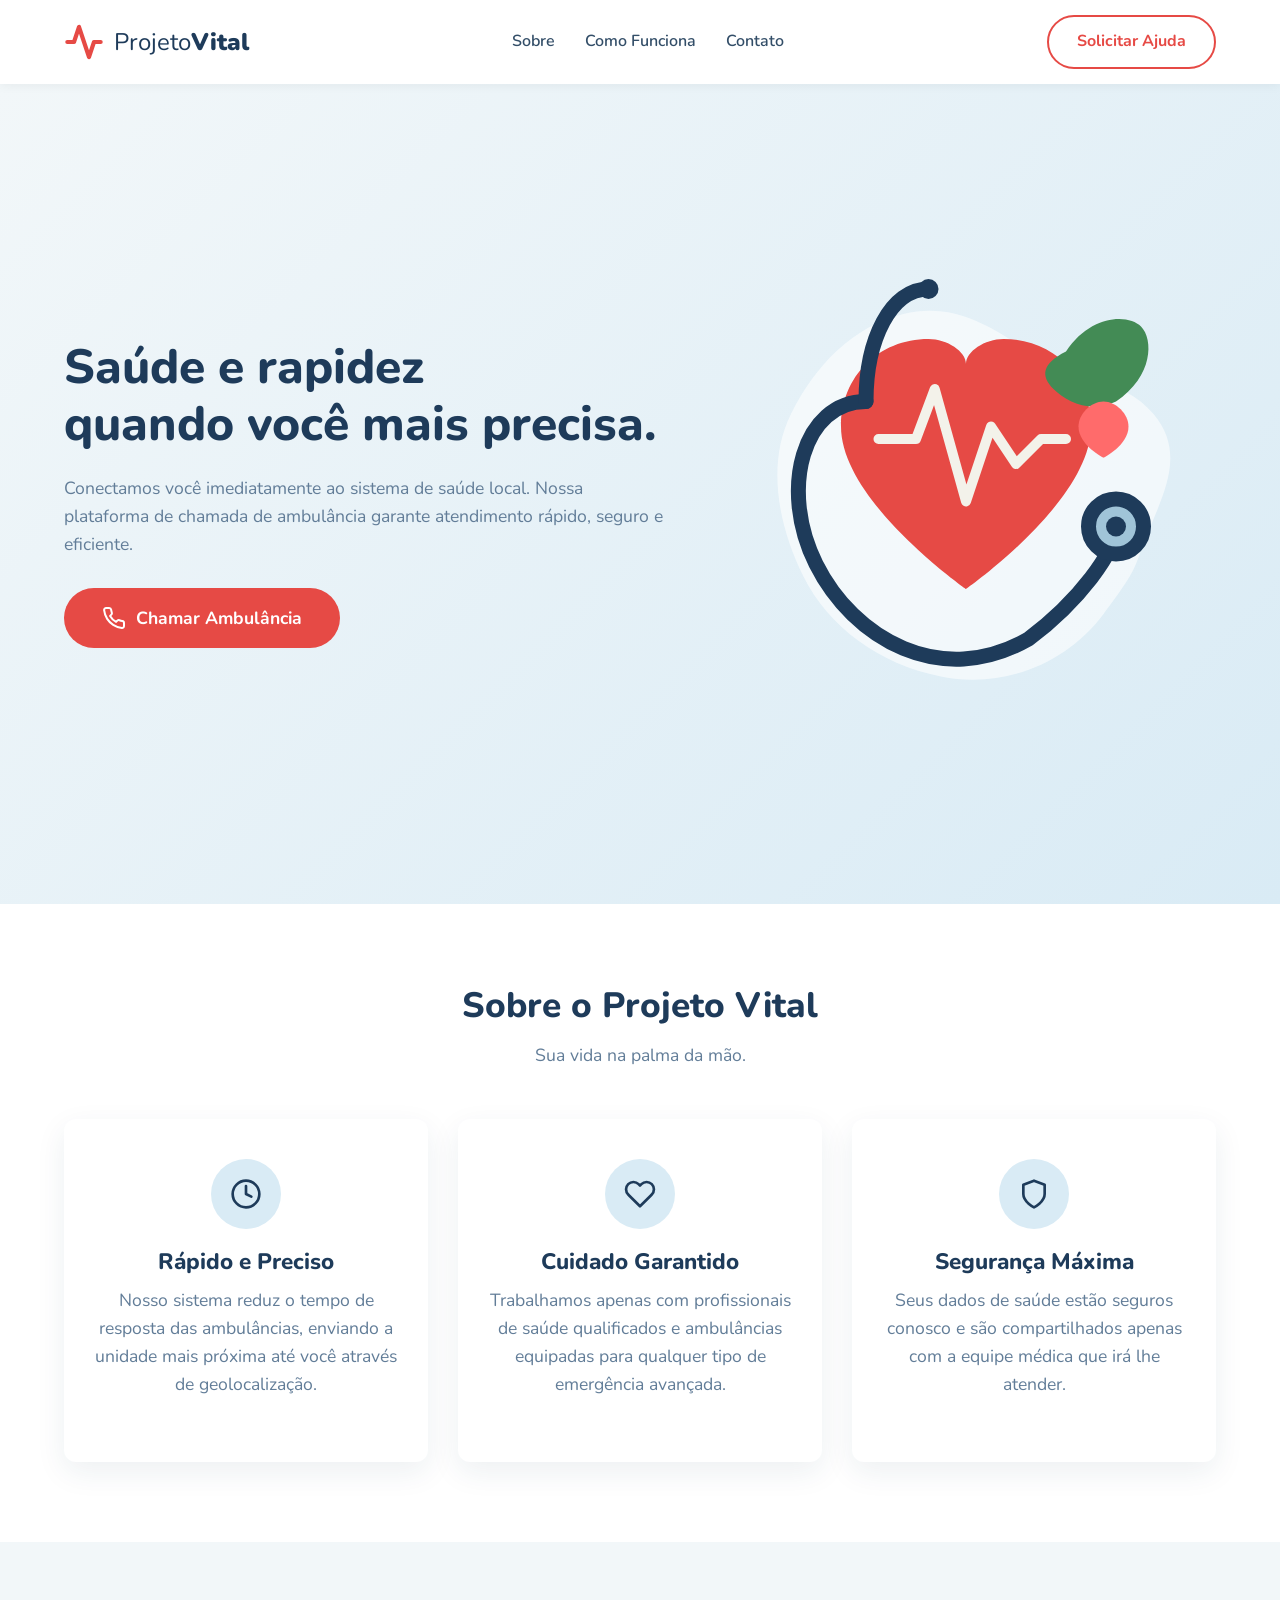
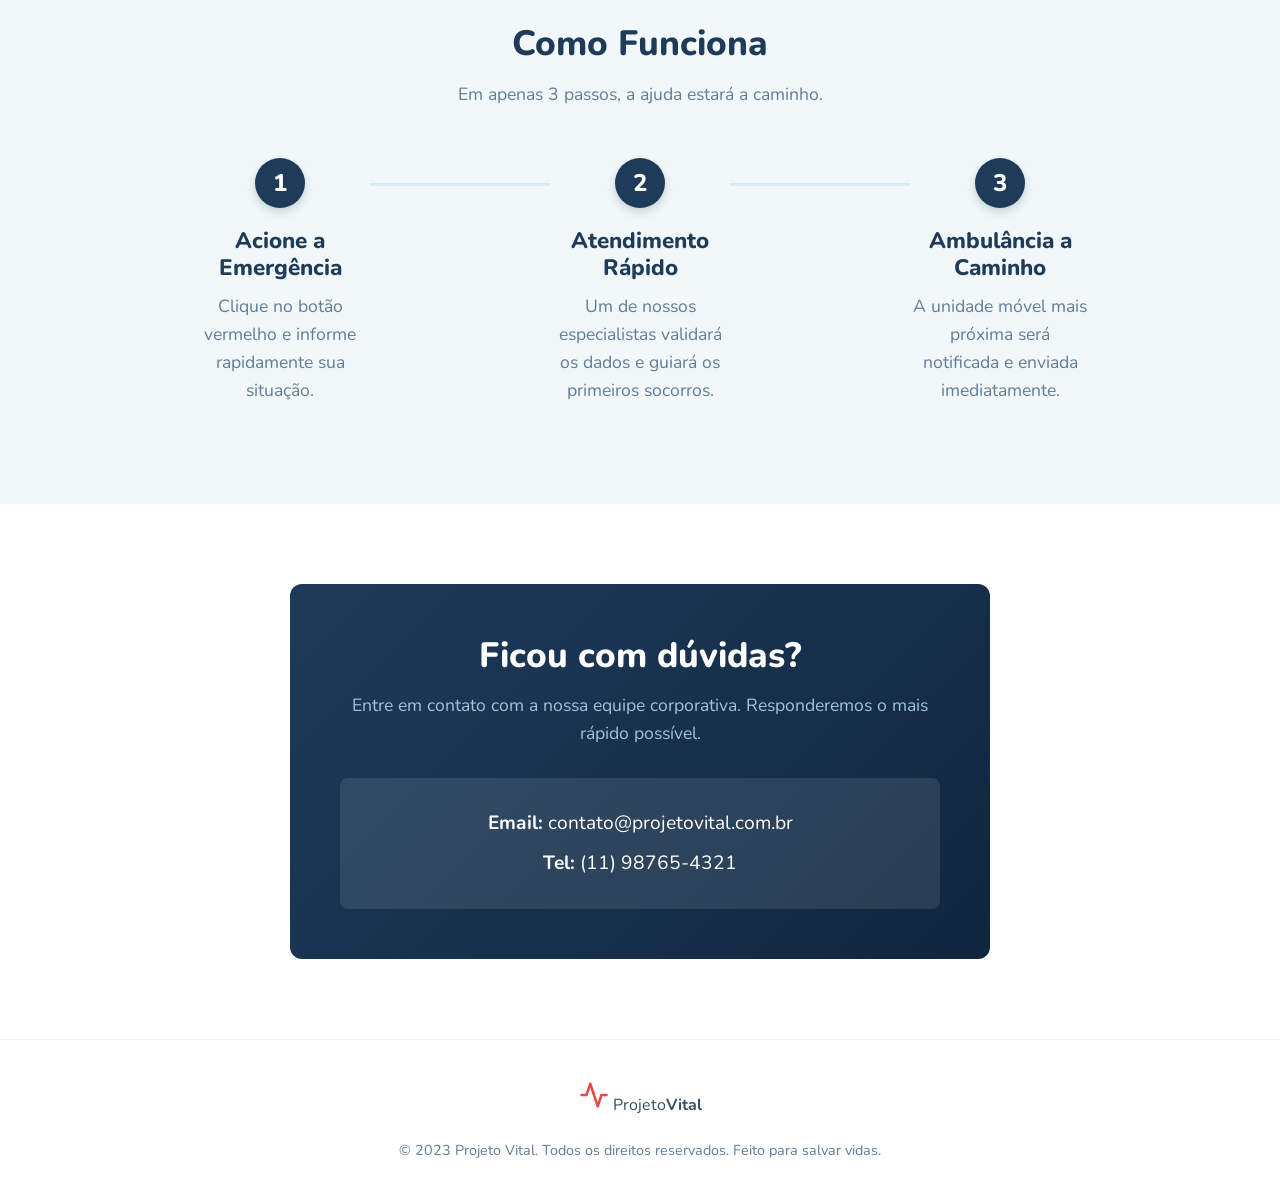
<file: projetoVital/index.html>
<!DOCTYPE html>
<html lang="pt-br">
<head>
    <meta charset="UTF-8">
    <meta name="viewport" content="width=device-width, initial-scale=1.0">
    <title>Projeto Vital - Chamada de Ambulância</title>
    <meta name="description" content="Plataforma de chamada de ambulância rápida e eficiente.">
    <!-- Google Fonts for a friendly, modern look -->
    <link rel="preconnect" href="https://fonts.googleapis.com">
    <link rel="preconnect" href="https://fonts.gstatic.com" crossorigin>
    <link href="https://fonts.googleapis.com/css2?family=Nunito:wght@400;600;700;800;900&display=swap" rel="stylesheet">
    <link rel="stylesheet" href="style.css">
</head>
<body>
    <header class="header">
        <div class="container header-container">
            <a href="#" class="logo">
                <svg width="40" height="40" viewBox="0 0 24 24" fill="none" stroke="#e64a45" stroke-width="2.5" stroke-linecap="round" stroke-linejoin="round">
                    <path d="M22 12h-4l-3 9L9 3l-3 9H2"/>
                </svg>
                <span>Projeto<strong>Vital</strong></span>
            </a>
            <nav class="nav">
                <ul class="nav-list">
                    <li><a href="#sobre" class="nav-link">Sobre</a></li>
                    <li><a href="#como-funciona" class="nav-link">Como Funciona</a></li>
                    <li><a href="#contato" class="nav-link">Contato</a></li>
                </ul>
            </nav>
            <a href="#chamar" class="btn btn-outline">Solicitar Ajuda</a>
        </div>
    </header>

    <main>
        <section class="hero">
            <div class="container hero-container">
                <div class="hero-text">
                    <h1>Saúde e rapidez <br>quando você mais precisa.</h1>
                    <p>Conectamos você imediatamente ao sistema de saúde local. Nossa plataforma de chamada de ambulância garante atendimento rápido, seguro e eficiente.</p>
                    <div class="hero-cta">
                        <button class="btn btn-primary btn-large toggle-pulse">
                            <svg width="24" height="24" viewBox="0 0 24 24" fill="none" stroke="currentColor" stroke-width="2" stroke-linecap="round" stroke-linejoin="round">
                                <path d="M22 16.92v3a2 2 0 0 1-2.18 2 19.79 19.79 0 0 1-8.63-3.07 19.5 19.5 0 0 1-6-6 19.79 19.79 0 0 1-3.07-8.67A2 2 0 0 1 4.11 2h3a2 2 0 0 1 2 1.72 12.84 12.84 0 0 0 .7 2.81 2 2 0 0 1-.45 2.11L8.09 9.91a16 16 0 0 0 6 6l1.27-1.27a2 2 0 0 1 2.11-.45 12.84 12.84 0 0 0 2.81.7A2 2 0 0 1 22 16.92z"/>
                            </svg>
                            Chamar Ambulância
                        </button>
                    </div>
                </div>
                <div class="hero-image">
                    <!-- Custom SVG Illustration reflecting the provided images -->
                    <svg viewBox="0 0 400 400" width="100%" height="100%">
                        <!-- Cloud/Background blob -->
                        <path fill="#ffffff" opacity="0.6" d="M346.5,232.5 C360,200 375,170 350,140 C325,110 280,110 250,90 C220,70 190,50 150,60 C110,70 80,100 60,140 C40,180 50,230 70,270 C90,310 130,340 180,350 C230,360 280,340 310,300 C340,260 333,265 346.5,232.5 Z" />
                        
                        <!-- Heart Core -->
                        <path fill="#e64a45" d="M200,280 C200,280 100,210 100,150 C100,110 130,80 170,80 C185,80 200,90 200,100 C200,90 215,80 230,80 C270,80 300,110 300,150 C300,210 200,280 200,280 Z" />
                        
                        <!-- Health Pulse on Heart -->
                        <path fill="none" stroke="#f3f2ea" stroke-width="8" stroke-linecap="round" stroke-linejoin="round" d="M130,160 L160,160 L175,120 L200,210 L220,150 L240,180 L260,160 L280,160" />
                        
                        <!-- Stethoscope Tube -->
                        <path fill="none" stroke="#1e3b5a" stroke-width="12" stroke-linecap="round" stroke-linejoin="round" d="M120,130 C70,130 50,200 80,260 C110,320 180,360 250,320 C290,290 320,250 320,230" />
                        
                        <!-- Stethoscope Earpieces -->
                        <path fill="none" stroke="#1e3b5a" stroke-width="12" stroke-linecap="round" stroke-linejoin="round" d="M120,130 C120,80 140,40 170,40" />
                        <circle cx="170" cy="40" r="8" fill="#1e3b5a" />
                        
                        <!-- Stethoscope Chestpiece -->
                        <circle cx="320" cy="230" r="22" fill="#a0c4d8" stroke="#1e3b5a" stroke-width="12" />
                        <circle cx="320" cy="230" r="8" fill="#1e3b5a" />

                        <!-- Decorative Green Leaf -->
                        <path fill="#438b55" d="M280,90 C300,60 330,60 340,70 C350,80 350,110 320,130 C300,140 280,130 270,120 C260,110 260,100 280,90 Z" />
                        
                        <!-- Mini Apple -->
                        <path fill="#ff6b6b" d="M310,130 C300,130 290,140 290,150 C290,165 310,175 310,175 C310,175 330,165 330,150 C330,140 320,130 310,130 Z" />
                    </svg>
                </div>
            </div>
        </section>

        <section id="sobre" class="section">
            <div class="container">
                <div class="section-header">
                    <h2>Sobre o Projeto Vital</h2>
                    <p>Sua vida na palma da mão.</p>
                </div>
                <div class="about-grid">
                    <div class="card">
                        <div class="icon-wrapper">
                            <svg width="32" height="32" viewBox="0 0 24 24" fill="none" stroke="#1e3b5a" stroke-width="2" stroke-linecap="round" stroke-linejoin="round"><circle cx="12" cy="12" r="10"/><polyline points="12 6 12 12 16 14"/></svg>
                        </div>
                        <h3>Rápido e Preciso</h3>
                        <p>Nosso sistema reduz o tempo de resposta das ambulâncias, enviando a unidade mais próxima até você através de geolocalização.</p>
                    </div>
                    <div class="card">
                        <div class="icon-wrapper">
                            <svg width="32" height="32" viewBox="0 0 24 24" fill="none" stroke="#1e3b5a" stroke-width="2" stroke-linecap="round" stroke-linejoin="round"><path d="M20.84 4.61a5.5 5.5 0 0 0-7.78 0L12 5.67l-1.06-1.06a5.5 5.5 0 0 0-7.78 7.78l1.06 1.06L12 21.23l7.78-7.78 1.06-1.06a5.5 5.5 0 0 0 0-7.78z"/></svg>
                        </div>
                        <h3>Cuidado Garantido</h3>
                        <p>Trabalhamos apenas com profissionais de saúde qualificados e ambulâncias equipadas para qualquer tipo de emergência avançada.</p>
                    </div>
                    <div class="card">
                        <div class="icon-wrapper">
                            <svg width="32" height="32" viewBox="0 0 24 24" fill="none" stroke="#1e3b5a" stroke-width="2" stroke-linecap="round" stroke-linejoin="round"><path d="M12 22s8-4 8-10V5l-8-3-8 3v7c0 6 8 10 8 10z"/></svg>
                        </div>
                        <h3>Segurança Máxima</h3>
                        <p>Seus dados de saúde estão seguros conosco e são compartilhados apenas com a equipe médica que irá lhe atender.</p>
                    </div>
                </div>
            </div>
        </section>

        <section id="como-funciona" class="section section-light">
            <div class="container">
                <div class="section-header">
                    <h2>Como Funciona</h2>
                    <p>Em apenas 3 passos, a ajuda estará a caminho.</p>
                </div>
                <div class="steps-container">
                    <div class="step">
                        <div class="step-num">1</div>
                        <h3>Acione a Emergência</h3>
                        <p>Clique no botão vermelho e informe rapidamente sua situação.</p>
                    </div>
                    <div class="step-line"></div>
                    <div class="step">
                        <div class="step-num">2</div>
                        <h3>Atendimento Rápido</h3>
                        <p>Um de nossos especialistas validará os dados e guiará os primeiros socorros.</p>
                    </div>
                    <div class="step-line"></div>
                    <div class="step">
                        <div class="step-num">3</div>
                        <h3>Ambulância a Caminho</h3>
                        <p>A unidade móvel mais próxima será notificada e enviada imediatamente.</p>
                    </div>
                </div>
            </div>
        </section>

        <section id="contato" class="section">
            <div class="container contact-container">
                <div class="contact-card">
                    <h2>Ficou com dúvidas?</h2>
                    <p>Entre em contato com a nossa equipe corporativa. Responderemos o mais rápido possível.</p>
                    <div class="contact-info">
                        <p><strong>Email:</strong> contato@projetovital.com.br</p>
                        <p><strong>Tel:</strong> (11) 98765-4321</p>
                    </div>
                </div>
            </div>
        </section>
    </main>

    <footer class="footer">
        <div class="container footer-content">
            <div class="footer-logo">
                <svg width="30" height="30" viewBox="0 0 24 24" fill="none" stroke="#e64a45" stroke-width="2" stroke-linecap="round" stroke-linejoin="round">
                    <path d="M22 12h-4l-3 9L9 3l-3 9H2"/>
                </svg>
                <span>Projeto<strong>Vital</strong></span>
            </div>
            <p>&copy; 2023 Projeto Vital. Todos os direitos reservados. Feito para salvar vidas.</p>
        </div>
    </footer>
</body>
</html>
</file>
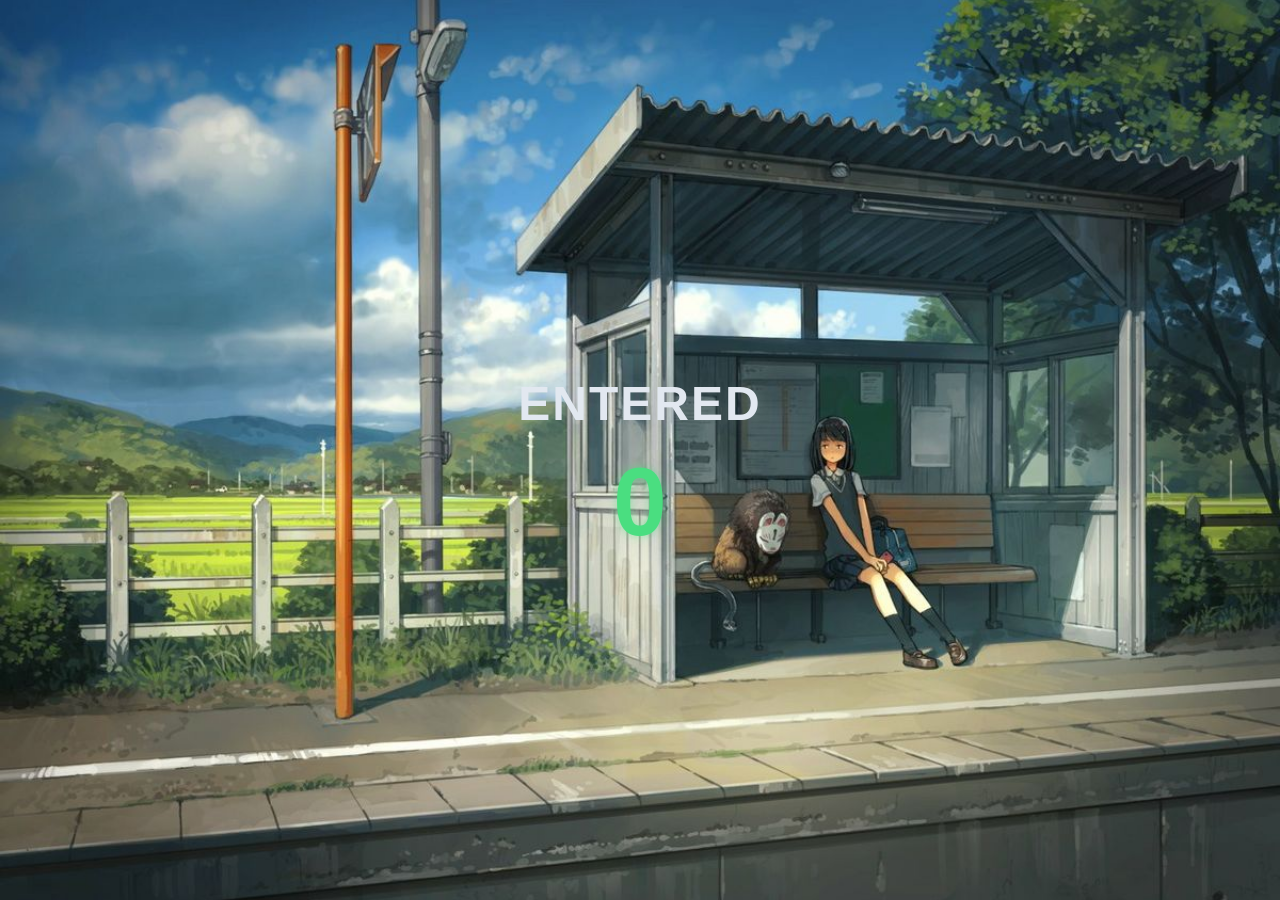
<file: Javascript/PassagerCounterApp/index.html>
<html>
    <head>
        <link rel="stylesheet" href="index.css">
    </head>
    <body>
        <h1>Entered</h1>
        <h2 id="count-el">0</h2>
        <script src="main.js"></script>
    </body>
</html>
</file>
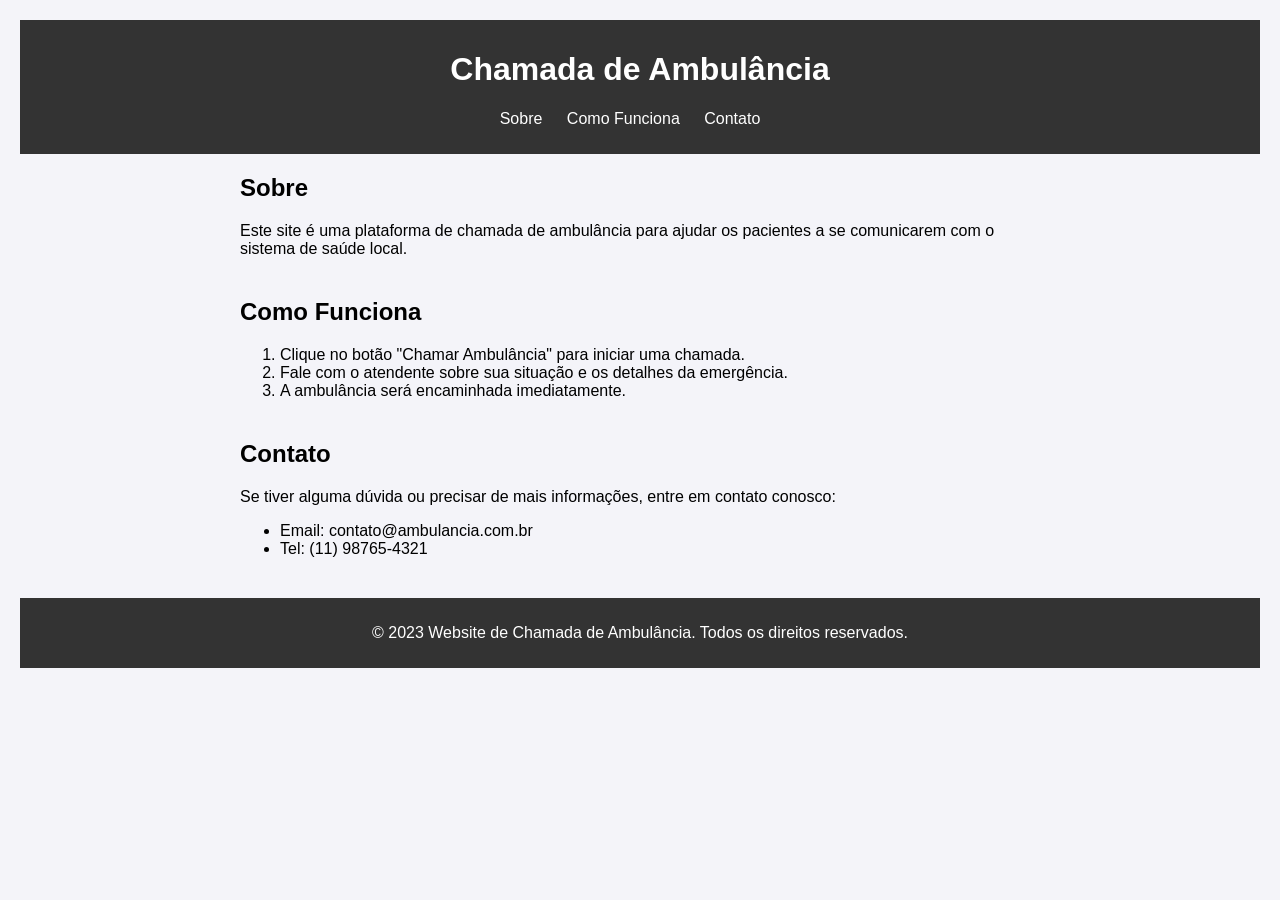
<file: landing_page.html>
<!DOCTYPE html>
<html lang="pt-br">
<head>
    <meta charset="UTF-8">
    <meta name="viewport" content="width=device-width, initial-scale=1.0">
    <title>Website de Chamada de Ambulância</title>
    <link rel="stylesheet" href="styles.css">
</head>
<body>
    <header>
        <h1>Chamada de Ambulância</h1>
        <nav>
            <ul>
                <li><a href="#sobre">Sobre</a></li>
                <li><a href="#como-funciona">Como Funciona</a></li>
                <li><a href="#contato">Contato</a></li>
            </ul>
        </nav>
    </header>

    <main>
        <section id="sobre">
            <h2>Sobre</h2>
            <p>Este site é uma plataforma de chamada de ambulância para ajudar os pacientes a se comunicarem com o sistema de saúde local.</p>
        </section>

        <section id="como-funciona">
            <h2>Como Funciona</h2>
            <ol>
                <li>Clique no botão "Chamar Ambulância" para iniciar uma chamada.</li>
                <li>Fale com o atendente sobre sua situação e os detalhes da emergência.</li>
                <li>A ambulância será encaminhada imediatamente.</li>
            </ol>
        </section>

        <section id="contato">
            <h2>Contato</h2>
            <p>Se tiver alguma dúvida ou precisar de mais informações, entre em contato conosco:</p>
            <ul>
                <li>Email: contato@ambulancia.com.br</li>
                <li>Tel: (11) 98765-4321</li>
            </ul>
        </section>
    </main>

    <footer>
        <p>&copy; 2023 Website de Chamada de Ambulância. Todos os direitos reservados.</p>
    </footer>
</body>
</html>
</file>
<file: projetoVital/style.css>
:root {
    --primary-color: #1e3b5a; /* Navy Blue */
    --accent-color: #e64a45; /* Emergency Red */
    --accent-hover: #c93d39;
    --secondary-color: #438b55; /* Soft Green */
    --bg-light: #f2f7f9; /* Off-white / light blue */
    --bg-blue: #d9ebf5; /* Soft background blue */
    --text-color: #334e68;
    --text-light: #627d98;
    --white: #ffffff;
    --border-radius: 12px;
    --box-shadow: 0 10px 30px rgba(30, 59, 90, 0.08);
    --transition: all 0.3s ease;
}

* {
    margin: 0;
    padding: 0;
    box-sizing: border-box;
}

html {
    scroll-behavior: smooth;
}

body {
    font-family: 'Nunito', sans-serif;
    color: var(--text-color);
    background-color: var(--white);
    line-height: 1.6;
}

.container {
    width: 90%;
    max-width: 1200px;
    margin: 0 auto;
}

/* Typography */
h1, h2, h3 {
    color: var(--primary-color);
    font-weight: 800;
    line-height: 1.2;
}

h1 { font-size: 3rem; margin-bottom: 20px; }
h2 { font-size: 2.2rem; margin-bottom: 15px; }
h3 { font-size: 1.4rem; margin-bottom: 10px; }
p { color: var(--text-light); font-size: 1.1rem; margin-bottom: 20px; }

/* Buttons */
.btn {
    display: inline-flex;
    align-items: center;
    justify-content: center;
    gap: 10px;
    padding: 12px 28px;
    border-radius: 30px;
    font-weight: 700;
    text-decoration: none;
    transition: var(--transition);
    border: 2px solid transparent;
    cursor: pointer;
    font-size: 1rem;
    font-family: 'Nunito', sans-serif;
}

.btn-primary {
    background-color: var(--accent-color);
    color: var(--white);
}

.btn-primary:hover {
    background-color: var(--accent-hover);
    transform: translateY(-2px);
    box-shadow: 0 8px 20px rgba(230, 74, 69, 0.3);
}

.btn-outline {
    background-color: transparent;
    color: var(--accent-color);
    border-color: var(--accent-color);
}

.btn-outline:hover {
    background-color: var(--accent-color);
    color: var(--white);
}

.btn-large {
    padding: 16px 36px;
    font-size: 1.1rem;
}

.toggle-pulse {
    animation: pulse 2s infinite;
}

@keyframes pulse {
    0% { box-shadow: 0 0 0 0 rgba(230, 74, 69, 0.4); }
    70% { box-shadow: 0 0 0 15px rgba(230, 74, 69, 0); }
    100% { box-shadow: 0 0 0 0 rgba(230, 74, 69, 0); }
}

/* Header */
.header {
    background-color: var(--white);
    position: sticky;
    top: 0;
    z-index: 1000;
    box-shadow: 0 2px 10px rgba(0,0,0,0.05);
    padding: 15px 0;
}

.header-container {
    display: flex;
    justify-content: space-between;
    align-items: center;
}

.logo {
    display: flex;
    align-items: center;
    gap: 10px;
    text-decoration: none;
    font-size: 1.5rem;
    color: var(--primary-color);
}

.logo span {
    font-weight: 400;
}

.logo strong {
    font-weight: 900;
}

.nav-list {
    display: flex;
    list-style: none;
    gap: 30px;
}

.nav-link {
    text-decoration: none;
    color: var(--text-color);
    font-weight: 600;
    transition: var(--transition);
}

.nav-link:hover {
    color: var(--accent-color);
}

/* Hero Section */
.hero {
    background: linear-gradient(135deg, var(--bg-light) 0%, var(--bg-blue) 100%);
    padding: 80px 0;
    min-height: calc(100vh - 80px);
    display: flex;
    align-items: center;
    overflow: hidden;
}

.hero-container {
    display: flex;
    align-items: center;
    gap: 50px;
}

.hero-text {
    flex: 1;
}

.hero-cta {
    margin-top: 30px;
}

.hero-image {
    flex: 1;
    max-width: 500px;
    position: relative;
    animation: float 6s ease-in-out infinite;
}

@keyframes float {
    0% { transform: translateY(0px); }
    50% { transform: translateY(-15px); }
    100% { transform: translateY(0px); }
}

/* Common Section */
.section {
    padding: 80px 0;
}

.section-light {
    background-color: var(--bg-light);
}

.section-header {
    text-align: center;
    max-width: 600px;
    margin: 0 auto 50px;
}

/* About Grid */
.about-grid {
    display: grid;
    grid-template-columns: repeat(auto-fit, minmax(300px, 1fr));
    gap: 30px;
}

.card {
    background: var(--white);
    padding: 40px 30px;
    border-radius: var(--border-radius);
    box-shadow: var(--box-shadow);
    text-align: center;
    transition: var(--transition);
    border-bottom: 4px solid transparent;
}

.card:hover {
    transform: translateY(-5px);
    border-bottom: 4px solid var(--secondary-color);
}

.icon-wrapper {
    width: 70px;
    height: 70px;
    background-color: var(--bg-blue);
    border-radius: 50%;
    display: flex;
    align-items: center;
    justify-content: center;
    margin: 0 auto 20px;
}

/* Steps */
.steps-container {
    display: flex;
    justify-content: space-between;
    align-items: flex-start;
    max-width: 900px;
    margin: 0 auto;
}

.step {
    flex: 1;
    text-align: center;
    position: relative;
    z-index: 2;
}

.step-num {
    width: 50px;
    height: 50px;
    background-color: var(--primary-color);
    color: var(--white);
    border-radius: 50%;
    display: flex;
    align-items: center;
    justify-content: center;
    font-size: 1.5rem;
    font-weight: 800;
    margin: 0 auto 20px;
    box-shadow: 0 4px 10px rgba(30, 59, 90, 0.2);
}

.step-line {
    flex: 1;
    height: 3px;
    background-color: var(--bg-blue);
    margin-top: 25px;
    z-index: 1;
}

/* Contact */
.contact-container {
    display: flex;
    justify-content: center;
}

.contact-card {
    background: linear-gradient(135deg, var(--primary-color) 0%, #10263f 100%);
    color: var(--white);
    padding: 50px;
    border-radius: var(--border-radius);
    text-align: center;
    max-width: 700px;
    width: 100%;
}

.contact-card h2 {
    color: var(--white);
}

.contact-card p {
    color: #a0c4d8;
}

.contact-info {
    margin-top: 30px;
    background: rgba(255,255,255,0.1);
    padding: 20px;
    border-radius: 8px;
}

.contact-info p {
    margin: 10px 0;
    color: var(--white);
    font-size: 1.2rem;
}

/* Footer */
.footer {
    background-color: var(--white);
    padding: 40px 0 20px;
    border-top: 1px solid rgba(0,0,0,0.05);
}

.footer-content {
    display: flex;
    flex-direction: column;
    align-items: center;
    gap: 20px;
    text-align: center;
}

.footer p {
    margin: 0;
    font-size: 0.9rem;
}

/* Responsive */
@media (max-width: 900px) {
    .hero-container {
        flex-direction: column;
        text-align: center;
    }
    
    .hero-image {
        margin-top: 40px;
    }

    h1 {
        font-size: 2.5rem;
    }
}

@media (max-width: 768px) {
    .header-container {
        flex-direction: column;
        gap: 15px;
    }
    
    .nav-list {
        flex-wrap: wrap;
        justify-content: center;
    }
    
    .steps-container {
        flex-direction: column;
        align-items: center;
        gap: 30px;
    }
    
    .step-line {
        display: none;
    }
}
</file>
<file: Javascript/PassagerCounterApp/index.css>
body {
    background-color: #0f172a;
    background-image: url("chill_train_station.jpg");
    background-size: cover;
    background-position: center;
    background-repeat: no-repeat;
    color: #f8fafc;
    font-family: 'Segoe UI', Roboto, Helvetica, Arial, sans-serif;
    display: flex;
    flex-direction: column;
    justify-content: center;
    align-items: center;
    min-height: 100vh;
    margin: 0;
}

h1 {
    font-size: 3rem;
    font-weight: 800;
    margin-bottom: 1rem;
    color: #e2e8f0;

    letter-spacing: 2px;
    text-transform: uppercase;
    text-shadow: 0 4px 15px rgba(255, 255, 255, 0.1);
}

#count-el {
    font-size: 6rem;
    margin: 0;
    font-weight: 700;
    color: #4ade80;
    text-shadow: 0 0 10px rgba(74, 222, 128, 0.5);
}
</file>
<file: styles.css>
body {
    font-family: Arial, sans-serif;
    background-color: #f4f4f9;
    margin: 0;
    padding: 20px;
}

header {
    background-color: #333;
    color: white;
    padding: 10px 0;
    text-align: center;
}

nav ul {
    list-style-type: none;
    padding: 0;
}

nav ul li {
    display: inline;
    margin-right: 20px;
}

nav ul li a {
    color: white;
    text-decoration: none;
}

main {
    max-width: 800px;
    margin: 0 auto;
}

section {
    margin-bottom: 40px;
}

footer {
    background-color: #333;
    color: white;
    padding: 10px 0;
    text-align: center;
}
</file>
